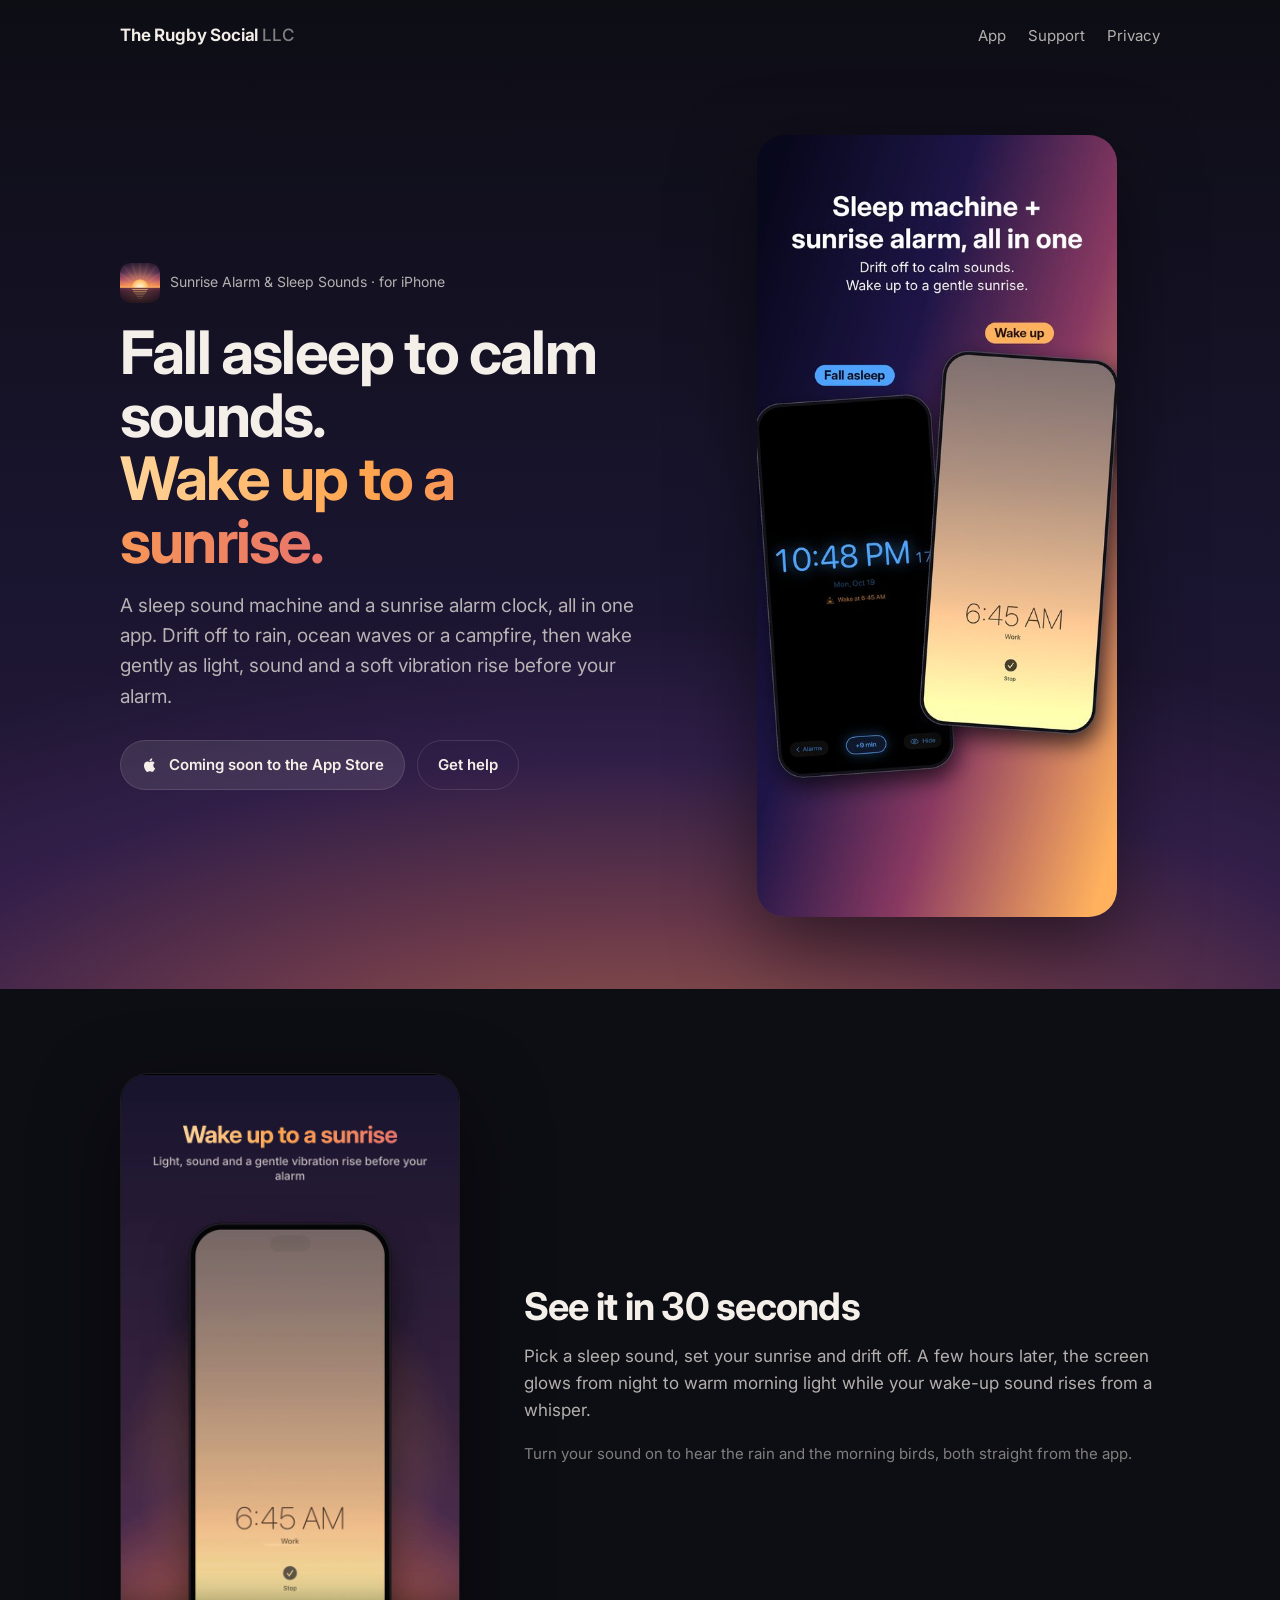
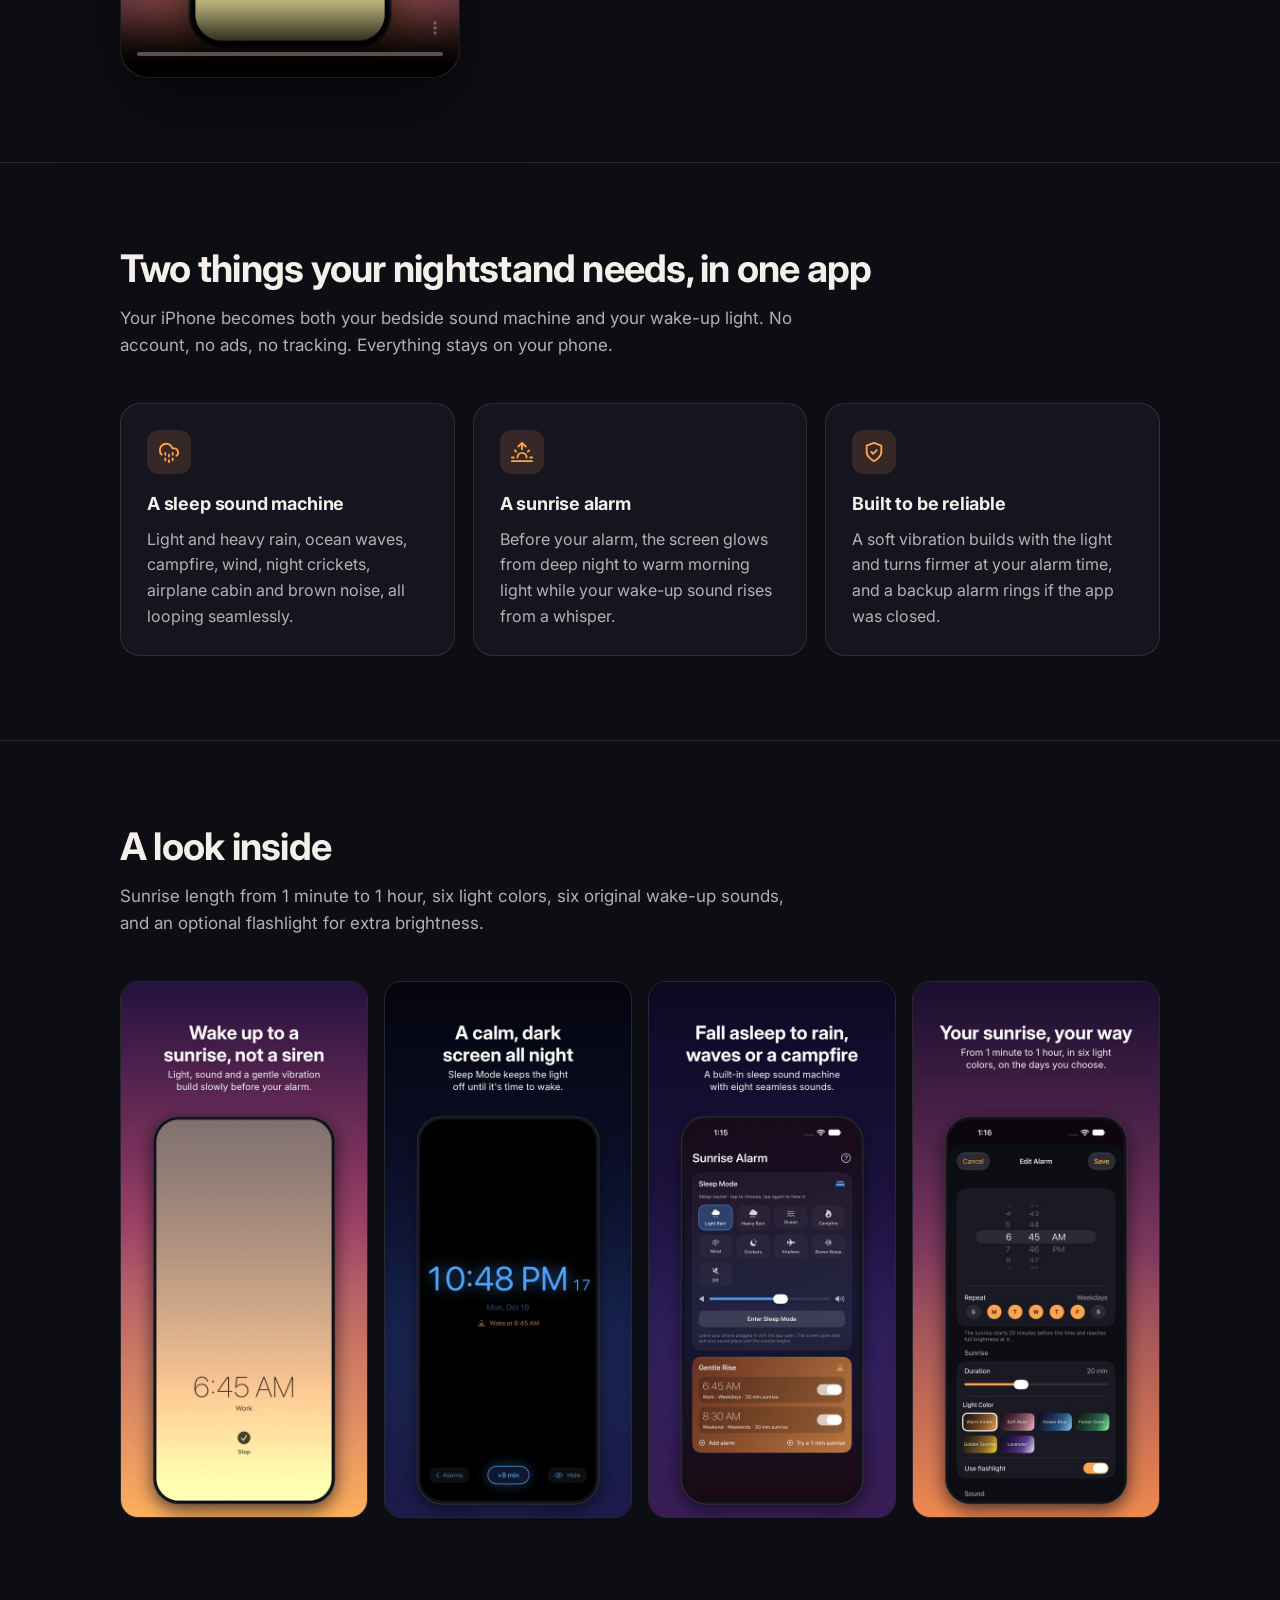
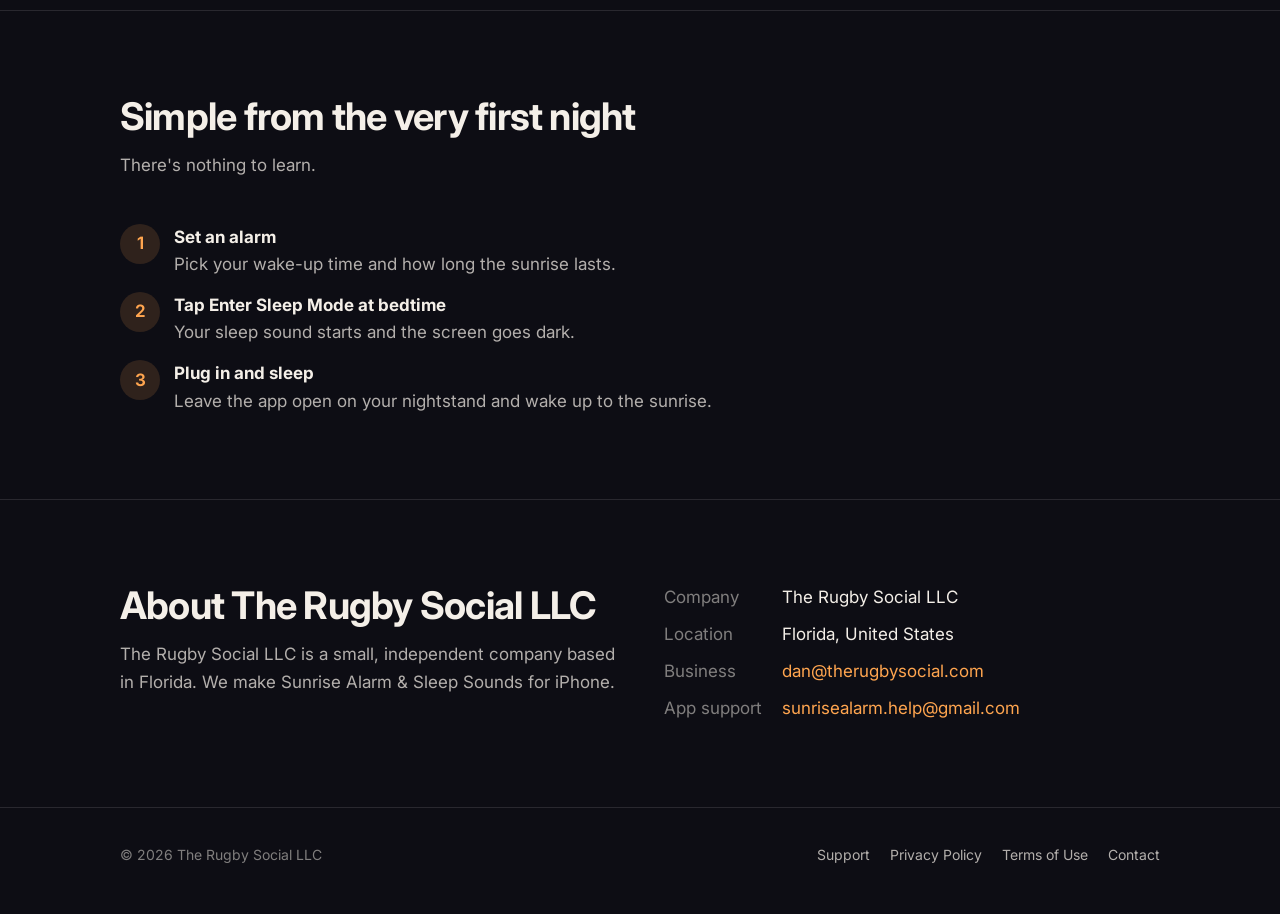
<file: index.html>
<!doctype html>
<html lang="en">
<head>
  <meta charset="utf-8">
  <meta name="viewport" content="width=device-width, initial-scale=1">
  <title>The Rugby Social LLC — Makers of Sunrise Alarm &amp; Sleep Sounds</title>
  <meta name="description" content="The Rugby Social LLC makes Sunrise Alarm & Sleep Sounds for iPhone: a sleep sound machine and a sunrise alarm clock, all in one app.">
  <link rel="icon" type="image/png" href="favicon.png">
  <link rel="apple-touch-icon" href="apple-touch-icon.png">
  <link rel="preconnect" href="https://fonts.googleapis.com">
  <link rel="preconnect" href="https://fonts.gstatic.com" crossorigin>
  <link href="https://fonts.googleapis.com/css2?family=Inter:wght@400;500;600;700&display=swap" rel="stylesheet">
  <link rel="stylesheet" href="style.css">
</head>
<body>
  <header class="site-header">
    <div class="wrap">
      <a class="brand" href="/">The Rugby Social <span>LLC</span></a>
      <nav class="nav" aria-label="Main">
        <a href="/#app">App</a>
        <a href="/support.html">Support</a>
        <a href="/privacy.html">Privacy</a>
      </nav>
    </div>
  </header>

  <main>
    <div class="hero">
      <div class="wrap">
        <div>
          <div class="eyebrow"><img src="app-icon.png" alt="" width="40" height="40"> Sunrise Alarm &amp; Sleep Sounds · for iPhone</div>
          <h1>Fall asleep to calm sounds.<br><span class="glow">Wake up to a sunrise.</span></h1>
          <p class="lede">A sleep sound machine and a sunrise alarm clock, all in one app. Drift off to rain, ocean waves or a campfire, then wake gently as light, sound and a soft vibration rise before your alarm.</p>
          <div class="cta-row">
            <span class="badge soon">
              <svg viewBox="0 0 24 24" fill="currentColor" aria-hidden="true"><path d="M16.37 12.6c-.02-2.3 1.88-3.4 1.97-3.46-1.07-1.57-2.74-1.78-3.33-1.8-1.42-.14-2.77.83-3.49.83-.72 0-1.83-.81-3.01-.79-1.55.02-2.98.9-3.78 2.29-1.61 2.8-.41 6.94 1.16 9.2.77 1.11 1.68 2.36 2.88 2.31 1.16-.05 1.6-.75 3-.75s1.79.75 3.01.72c1.25-.02 2.04-1.13 2.8-2.25.88-1.29 1.24-2.54 1.26-2.6-.03-.01-2.42-.93-2.47-3.7zM14.1 5.86c.64-.78 1.07-1.85.95-2.92-.92.04-2.03.61-2.69 1.38-.59.68-1.11 1.77-.97 2.82 1.03.08 2.07-.52 2.71-1.28z"/></svg>
              Coming soon to the App Store
            </span>
            <a class="badge" href="/support.html" style="background:transparent;color:var(--ink);border:1px solid var(--line)">Get help</a>
          </div>
        </div>
        <div class="hero-art">
          <img src="1-all-in-one.jpg" alt="Sunrise Alarm & Sleep Sounds on iPhone: a dark sleep screen and a warm sunrise wake-up screen" width="520" height="1130">
        </div>
      </div>
    </div>

    <section id="demo">
      <div class="wrap demo">
        <div class="demo-video">
          <video controls playsinline preload="metadata" poster="app-demo-poster.jpg" width="720" height="1280" aria-label="30-second tour of Sunrise Alarm &amp; Sleep Sounds">
            <source src="app-demo.mp4" type="video/mp4">
          </video>
        </div>
        <div class="demo-copy">
          <h2>See it in 30 seconds</h2>
          <p class="section-lede">Pick a sleep sound, set your sunrise and drift off. A few hours later, the screen glows from night to warm morning light while your wake-up sound rises from a whisper.</p>
          <p class="demo-note">Turn your sound on to hear the rain and the morning birds, both straight from the app.</p>
        </div>
      </div>
    </section>

    <section id="app">
      <div class="wrap">
        <h2>Two things your nightstand needs, in one app</h2>
        <p class="section-lede">Your iPhone becomes both your bedside sound machine and your wake-up light. No account, no ads, no tracking. Everything stays on your phone.</p>
        <div class="features">
          <div class="feature">
            <div class="icon"><svg viewBox="0 0 24 24" fill="none" stroke="currentColor" stroke-width="2" stroke-linecap="round" stroke-linejoin="round" aria-hidden="true"><path d="M20 16.2A4.5 4.5 0 0 0 17.5 8h-1.8A7 7 0 1 0 4 14.9"/><path d="M8 19v2M8 13v2M16 19v2M16 13v2M12 21v2M12 15v2"/></svg></div>
            <h3>A sleep sound machine</h3>
            <p>Light and heavy rain, ocean waves, campfire, wind, night crickets, airplane cabin and brown noise, all looping seamlessly.</p>
          </div>
          <div class="feature">
            <div class="icon"><svg viewBox="0 0 24 24" fill="none" stroke="currentColor" stroke-width="2" stroke-linecap="round" stroke-linejoin="round" aria-hidden="true"><path d="M17 18a5 5 0 0 0-10 0"/><path d="M12 2v7M4.22 10.22l1.42 1.42M1 18h2M21 18h2M18.36 11.64l1.42-1.42M23 22H1M8 6l4-4 4 4"/></svg></div>
            <h3>A sunrise alarm</h3>
            <p>Before your alarm, the screen glows from deep night to warm morning light while your wake-up sound rises from a whisper.</p>
          </div>
          <div class="feature">
            <div class="icon"><svg viewBox="0 0 24 24" fill="none" stroke="currentColor" stroke-width="2" stroke-linecap="round" stroke-linejoin="round" aria-hidden="true"><path d="M12 22s8-4 8-10V5l-8-3-8 3v7c0 6 8 10 8 10z"/><path d="m9 12 2 2 4-4"/></svg></div>
            <h3>Built to be reliable</h3>
            <p>A soft vibration builds with the light and turns firmer at your alarm time, and a backup alarm rings if the app was closed.</p>
          </div>
        </div>
      </div>
    </section>

    <section>
      <div class="wrap">
        <h2>A look inside</h2>
        <p class="section-lede">Sunrise length from 1 minute to 1 hour, six light colors, six original wake-up sounds, and an optional flashlight for extra brightness.</p>
        <div class="gallery">
          <img src="2-sunrise-full.jpg" alt="Full sunrise wake-up screen" width="520" height="1130" loading="lazy">
          <img src="3-sleep-mode.jpg" alt="Sleep Mode with a dim clock" width="520" height="1130" loading="lazy">
          <img src="4-home.jpg" alt="Home screen with sleep sounds and alarms" width="520" height="1130" loading="lazy">
          <img src="5-alarm-settings.jpg" alt="Alarm settings with sunrise length and light colors" width="520" height="1130" loading="lazy">
        </div>
      </div>
    </section>

    <section>
      <div class="wrap">
        <h2>Simple from the very first night</h2>
        <p class="section-lede">There's nothing to learn.</p>
        <ol class="steps">
          <li><div><strong>Set an alarm</strong><span>Pick your wake-up time and how long the sunrise lasts.</span></div></li>
          <li><div><strong>Tap Enter Sleep Mode at bedtime</strong><span>Your sleep sound starts and the screen goes dark.</span></div></li>
          <li><div><strong>Plug in and sleep</strong><span>Leave the app open on your nightstand and wake up to the sunrise.</span></div></li>
        </ol>
      </div>
    </section>

    <section id="company">
      <div class="wrap company">
        <div>
          <h2>About The Rugby Social LLC</h2>
          <p class="section-lede" style="margin-bottom:0">The Rugby Social LLC is a small, independent company based in Florida. We make Sunrise Alarm &amp; Sleep Sounds for iPhone.</p>
        </div>
        <dl>
          <dt>Company</dt><dd>The Rugby Social LLC</dd>
          <dt>Location</dt><dd>Florida, United States</dd>
          <dt>Business</dt><dd><a href="mailto:dan@therugbysocial.com">dan@therugbysocial.com</a></dd>
          <dt>App support</dt><dd><a href="mailto:sunrisealarm.help@gmail.com">sunrisealarm.help@gmail.com</a></dd>
        </dl>
      </div>
    </section>
  </main>

  <footer class="site-footer">
    <div class="wrap">
      <div>© 2026 The Rugby Social LLC</div>
      <nav aria-label="Footer">
        <a href="/support.html">Support</a>
        <a href="/privacy.html">Privacy Policy</a>
        <a href="/terms.html">Terms of Use</a>
        <a href="mailto:dan@therugbysocial.com">Contact</a>
      </nav>
    </div>
  </footer>
</body>
</html>
</file>
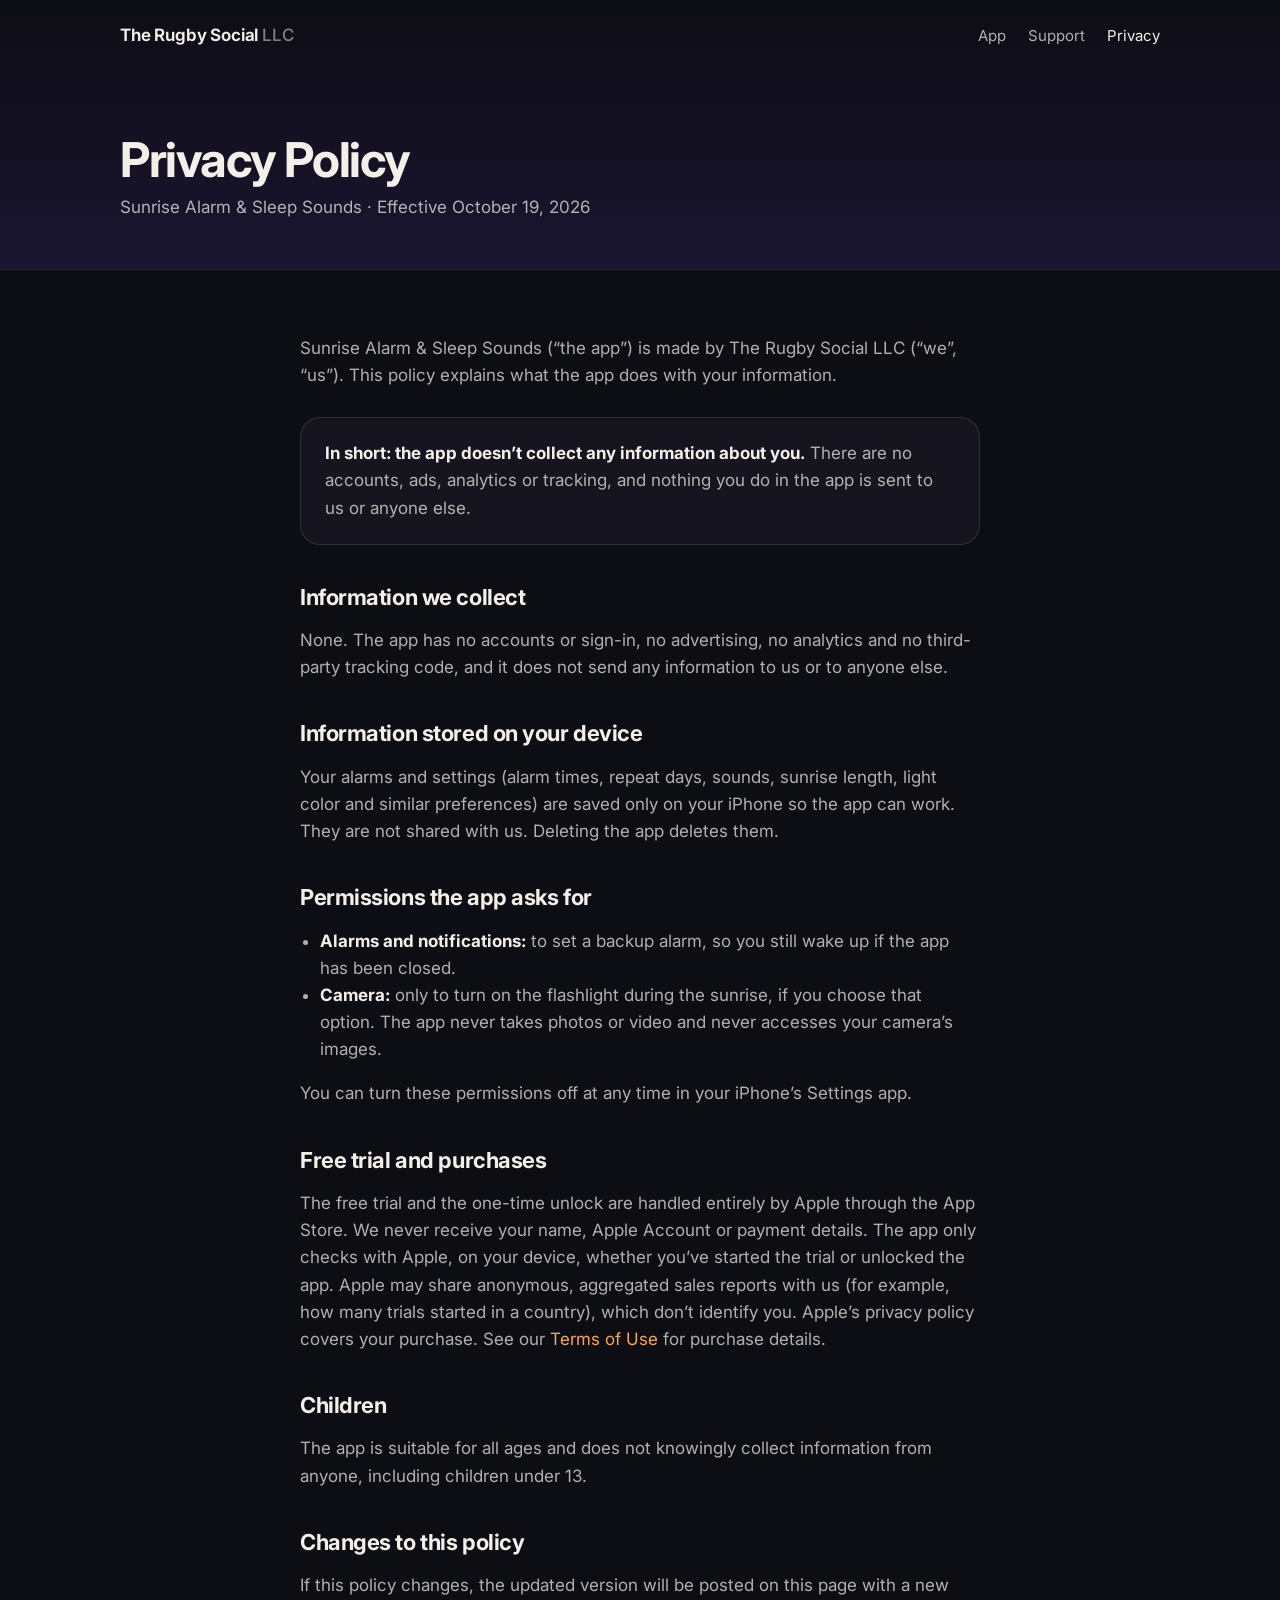
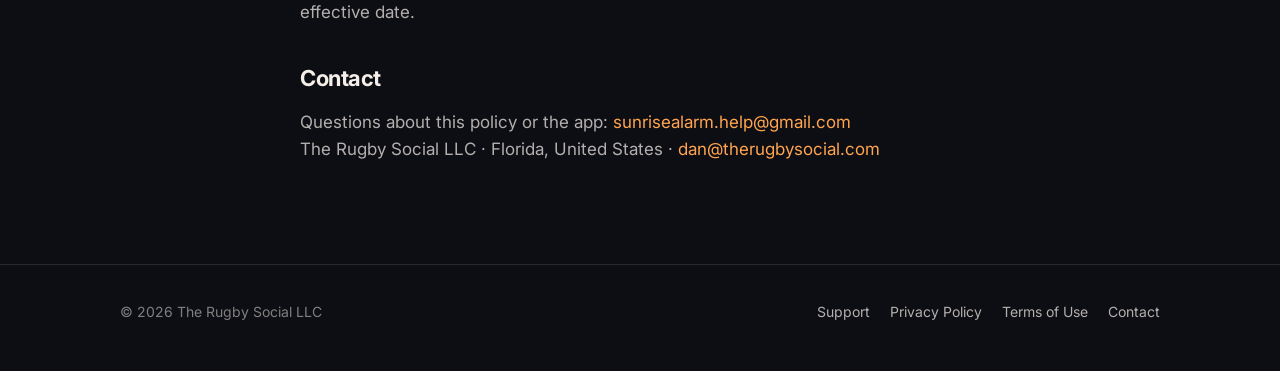
<file: privacy.html>
<!doctype html>
<html lang="en">
<head>
  <meta charset="utf-8">
  <meta name="viewport" content="width=device-width, initial-scale=1">
  <title>Privacy Policy — Sunrise Alarm &amp; Sleep Sounds</title>
  <meta name="description" content="Privacy policy for Sunrise Alarm & Sleep Sounds by The Rugby Social LLC. The app collects no data.">
  <link rel="icon" type="image/png" href="favicon.png">
  <link rel="apple-touch-icon" href="apple-touch-icon.png">
  <link rel="preconnect" href="https://fonts.googleapis.com">
  <link rel="preconnect" href="https://fonts.gstatic.com" crossorigin>
  <link href="https://fonts.googleapis.com/css2?family=Inter:wght@400;500;600;700&display=swap" rel="stylesheet">
  <link rel="stylesheet" href="style.css">
</head>
<body>
  <header class="site-header">
    <div class="wrap">
      <a class="brand" href="/">The Rugby Social <span>LLC</span></a>
      <nav class="nav" aria-label="Main">
        <a href="/#app">App</a>
        <a href="/support.html">Support</a>
        <a href="/privacy.html" aria-current="page">Privacy</a>
      </nav>
    </div>
  </header>

  <main>
    <div class="page-head">
      <div class="wrap">
        <h1>Privacy Policy</h1>
        <p>Sunrise Alarm &amp; Sleep Sounds · Effective October 19, 2026</p>
      </div>
    </div>

    <div class="wrap prose">
      <p>Sunrise Alarm &amp; Sleep Sounds (“the app”) is made by The Rugby Social LLC (“we”, “us”). This policy explains what the app does with your information.</p>

      <div class="callout"><p><strong>In short: the app doesn’t collect any information about you.</strong> There are no accounts, ads, analytics or tracking, and nothing you do in the app is sent to us or anyone else.</p></div>

      <h2>Information we collect</h2>
      <p>None. The app has no accounts or sign-in, no advertising, no analytics and no third-party tracking code, and it does not send any information to us or to anyone else.</p>

      <h2>Information stored on your device</h2>
      <p>Your alarms and settings (alarm times, repeat days, sounds, sunrise length, light color and similar preferences) are saved only on your iPhone so the app can work. They are not shared with us. Deleting the app deletes them.</p>

      <h2>Permissions the app asks for</h2>
      <ul>
        <li><strong>Alarms and notifications:</strong> to set a backup alarm, so you still wake up if the app has been closed.</li>
        <li><strong>Camera:</strong> only to turn on the flashlight during the sunrise, if you choose that option. The app never takes photos or video and never accesses your camera’s images.</li>
      </ul>
      <p>You can turn these permissions off at any time in your iPhone’s Settings app.</p>

      <h2>Free trial and purchases</h2>
      <p>The free trial and the one-time unlock are handled entirely by Apple through the App Store. We never receive your name, Apple Account or payment details. The app only checks with Apple, on your device, whether you’ve started the trial or unlocked the app. Apple may share anonymous, aggregated sales reports with us (for example, how many trials started in a country), which don’t identify you. Apple’s privacy policy covers your purchase. See our <a href="/terms.html">Terms of Use</a> for purchase details.</p>

      <h2>Children</h2>
      <p>The app is suitable for all ages and does not knowingly collect information from anyone, including children under 13.</p>

      <h2>Changes to this policy</h2>
      <p>If this policy changes, the updated version will be posted on this page with a new effective date.</p>

      <h2>Contact</h2>
      <p>Questions about this policy or the app: <a href="mailto:sunrisealarm.help@gmail.com">sunrisealarm.help@gmail.com</a><br>
      The Rugby Social LLC · Florida, United States · <a href="mailto:dan@therugbysocial.com">dan@therugbysocial.com</a></p>
    </div>
  </main>

  <footer class="site-footer">
    <div class="wrap">
      <div>© 2026 The Rugby Social LLC</div>
      <nav aria-label="Footer">
        <a href="/support.html">Support</a>
        <a href="/privacy.html">Privacy Policy</a>
        <a href="/terms.html">Terms of Use</a>
        <a href="mailto:dan@therugbysocial.com">Contact</a>
      </nav>
    </div>
  </footer>
</body>
</html>
</file>
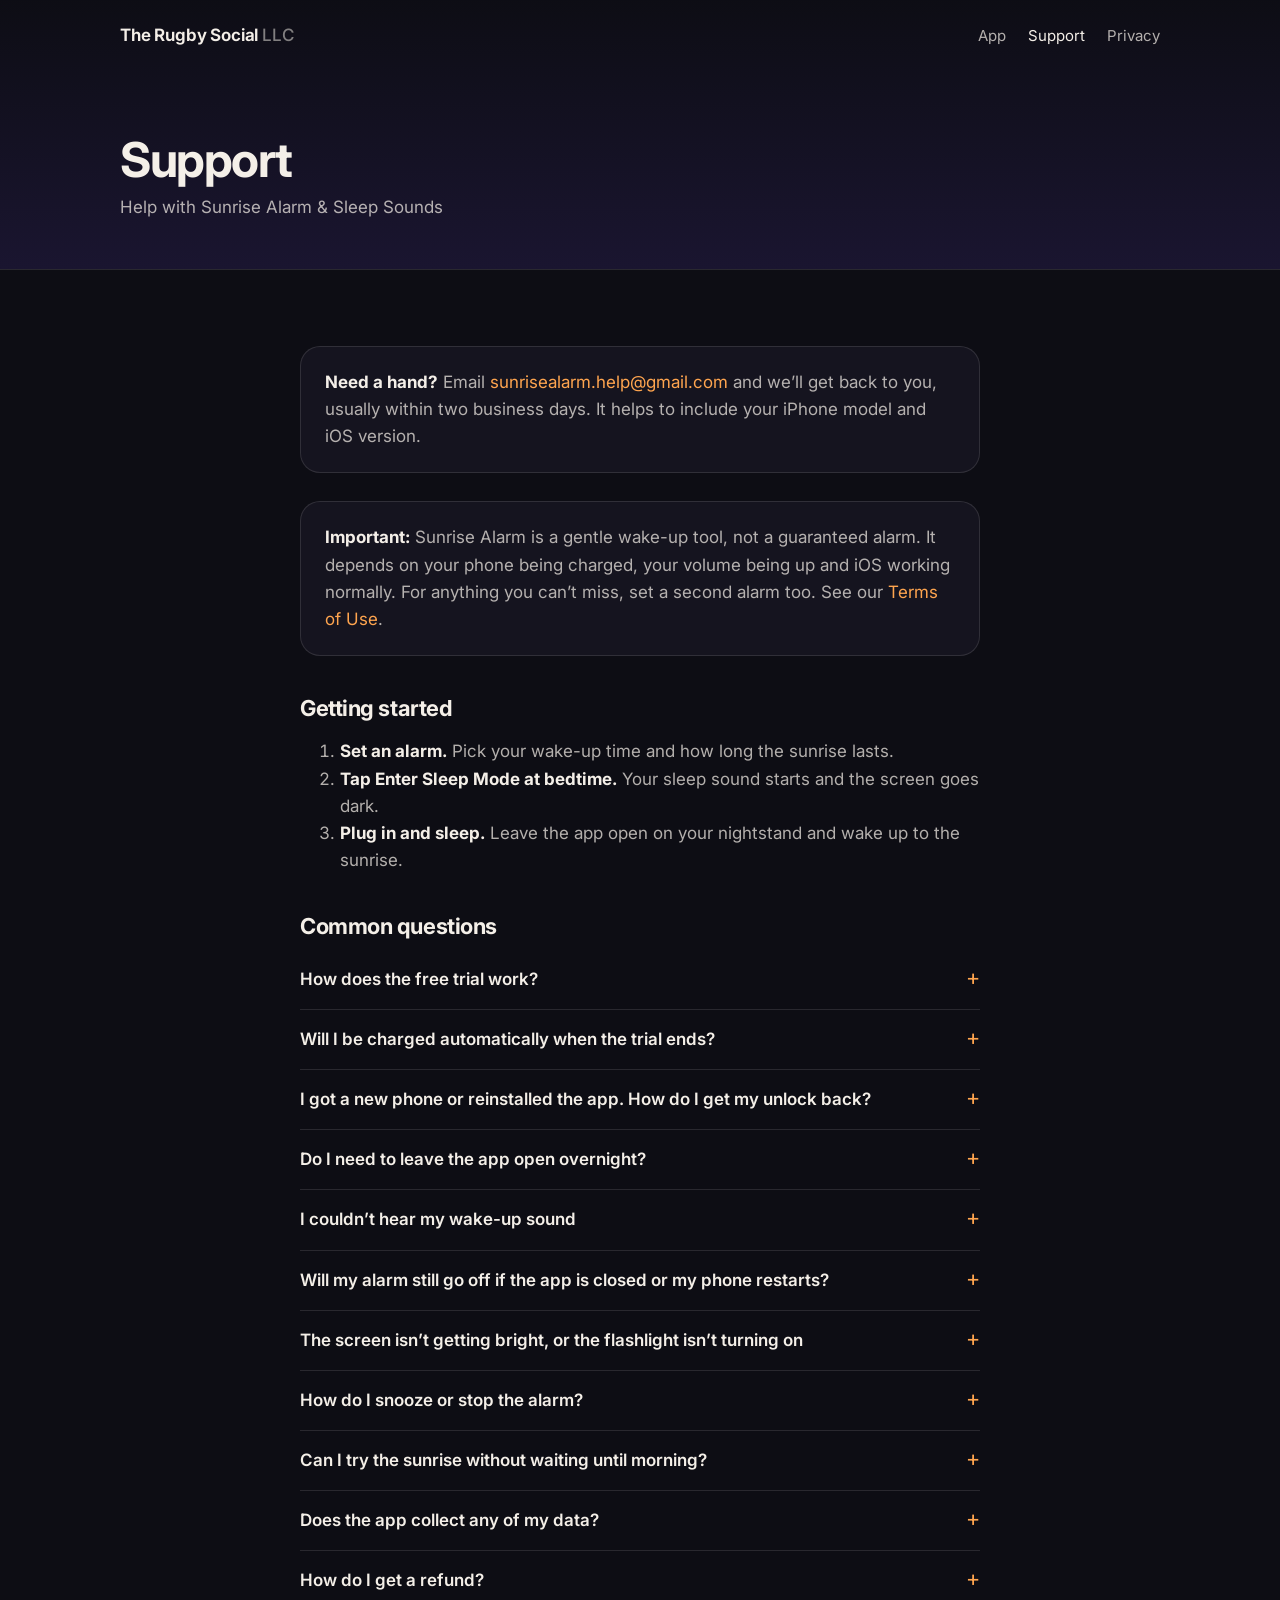
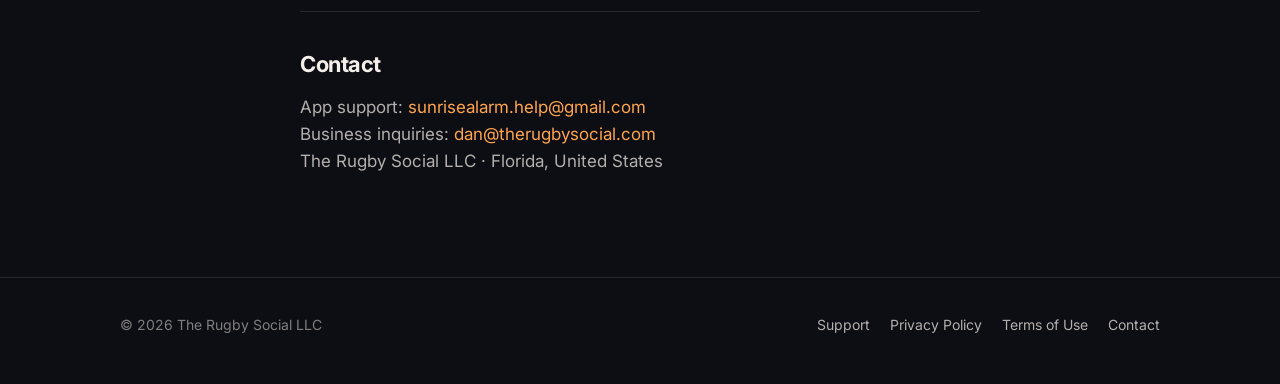
<file: support.html>
<!doctype html>
<html lang="en">
<head>
  <meta charset="utf-8">
  <meta name="viewport" content="width=device-width, initial-scale=1">
  <title>Support — Sunrise Alarm &amp; Sleep Sounds</title>
  <meta name="description" content="Help and answers for Sunrise Alarm & Sleep Sounds by The Rugby Social LLC.">
  <link rel="icon" type="image/png" href="favicon.png">
  <link rel="apple-touch-icon" href="apple-touch-icon.png">
  <link rel="preconnect" href="https://fonts.googleapis.com">
  <link rel="preconnect" href="https://fonts.gstatic.com" crossorigin>
  <link href="https://fonts.googleapis.com/css2?family=Inter:wght@400;500;600;700&display=swap" rel="stylesheet">
  <link rel="stylesheet" href="style.css">
</head>
<body>
  <header class="site-header">
    <div class="wrap">
      <a class="brand" href="/">The Rugby Social <span>LLC</span></a>
      <nav class="nav" aria-label="Main">
        <a href="/#app">App</a>
        <a href="/support.html" aria-current="page">Support</a>
        <a href="/privacy.html">Privacy</a>
      </nav>
    </div>
  </header>

  <main>
    <div class="page-head">
      <div class="wrap">
        <h1>Support</h1>
        <p>Help with Sunrise Alarm &amp; Sleep Sounds</p>
      </div>
    </div>

    <div class="wrap prose">
      <div class="callout">
        <p><strong>Need a hand?</strong> Email <a href="mailto:sunrisealarm.help@gmail.com">sunrisealarm.help@gmail.com</a> and we’ll get back to you, usually within two business days. It helps to include your iPhone model and iOS version.</p>
      </div>

      <div class="callout">
        <p><strong>Important:</strong> Sunrise Alarm is a gentle wake-up tool, not a guaranteed alarm. It depends on your phone being charged, your volume being up and iOS working normally. For anything you can’t miss, set a second alarm too. See our <a href="/terms.html">Terms of Use</a>.</p>
      </div>

      <h2>Getting started</h2>
      <ol>
        <li><strong>Set an alarm.</strong> Pick your wake-up time and how long the sunrise lasts.</li>
        <li><strong>Tap Enter Sleep Mode at bedtime.</strong> Your sleep sound starts and the screen goes dark.</li>
        <li><strong>Plug in and sleep.</strong> Leave the app open on your nightstand and wake up to the sunrise.</li>
      </ol>

      <h2>Common questions</h2>
      <div class="faq">
        <details>
          <summary>How does the free trial work?</summary>
          <p>You can try everything free for 7 days. Nothing is charged when the trial starts or ends. Unlock the app forever with a one-time purchase: $1.99 during your trial, or $4.99 after it ends (US prices). There’s no subscription and no annual fee. If you don’t unlock it, the app simply locks when the trial ends.</p>
        </details>
        <details>
          <summary>Will I be charged automatically when the trial ends?</summary>
          <p>No. Sunrise Alarm never charges you automatically. You only pay if you tap Unlock and confirm the purchase with Apple. There’s nothing to cancel.</p>
        </details>
        <details>
          <summary>I got a new phone or reinstalled the app. How do I get my unlock back?</summary>
          <p>Sign in with the same Apple Account, open the app and tap Restore Purchases (at the bottom of the unlock screen, or under the ? button).</p>
        </details>
        <details>
          <summary>Do I need to leave the app open overnight?</summary>
          <p>Yes, for the full sunrise. The gradual light, sound and vibration only run while the app is open in Sleep Mode. Keep your phone plugged in. If the app gets closed, a backup alarm still rings shortly after your wake-up time.</p>
        </details>
        <details>
          <summary>I couldn’t hear my wake-up sound</summary>
          <p>The app uses your iPhone’s media volume. Turn your volume up before bed (the app reminds you if it’s low). The sound plays even when the ring/silent switch is set to silent.</p>
        </details>
        <details>
          <summary>Will my alarm still go off if the app is closed or my phone restarts?</summary>
          <p>Yes. On iOS 26 and later, the app sets a real system alarm as a backup. Allow alarms when the app asks, or turn them on later in Settings › Sunrise Alarm. On older iOS versions the backup is a notification with sound, which does not ring through silent mode.</p>
        </details>
        <details>
          <summary>The screen isn’t getting bright, or the flashlight isn’t turning on</summary>
          <p>Make sure the app is open and the phone isn’t locked. The flashlight is optional: turn on “Use flashlight” in the alarm’s settings and allow camera access when asked (it’s only used to control the flashlight). It joins in partway through the sunrise.</p>
        </details>
        <details>
          <summary>How do I snooze or stop the alarm?</summary>
          <p>Tap Snooze for 9 more minutes, followed by a short 1-minute sunrise, or tap Stop when you’re up. Alarms that don’t repeat turn themselves off after they ring.</p>
        </details>
        <details>
          <summary>Can I try the sunrise without waiting until morning?</summary>
          <p>Yes. On the home screen, tap “Try a 1-min sunrise” in the Gentle Rise card.</p>
        </details>
        <details>
          <summary>Does the app collect any of my data?</summary>
          <p>No. Everything stays on your iPhone. See the <a href="/privacy.html">privacy policy</a>.</p>
        </details>
        <details>
          <summary>How do I get a refund?</summary>
          <p>All payments are handled by Apple, so we can’t issue refunds ourselves. You can request one from Apple at <a href="https://reportaproblem.apple.com">reportaproblem.apple.com</a>.</p>
        </details>
      </div>

      <h2>Contact</h2>
      <p>App support: <a href="mailto:sunrisealarm.help@gmail.com">sunrisealarm.help@gmail.com</a><br>
      Business inquiries: <a href="mailto:dan@therugbysocial.com">dan@therugbysocial.com</a><br>
      The Rugby Social LLC · Florida, United States</p>
    </div>
  </main>

  <footer class="site-footer">
    <div class="wrap">
      <div>© 2026 The Rugby Social LLC</div>
      <nav aria-label="Footer">
        <a href="/support.html">Support</a>
        <a href="/privacy.html">Privacy Policy</a>
        <a href="/terms.html">Terms of Use</a>
        <a href="mailto:dan@therugbysocial.com">Contact</a>
      </nav>
    </div>
  </footer>
</body>
</html>
</file>
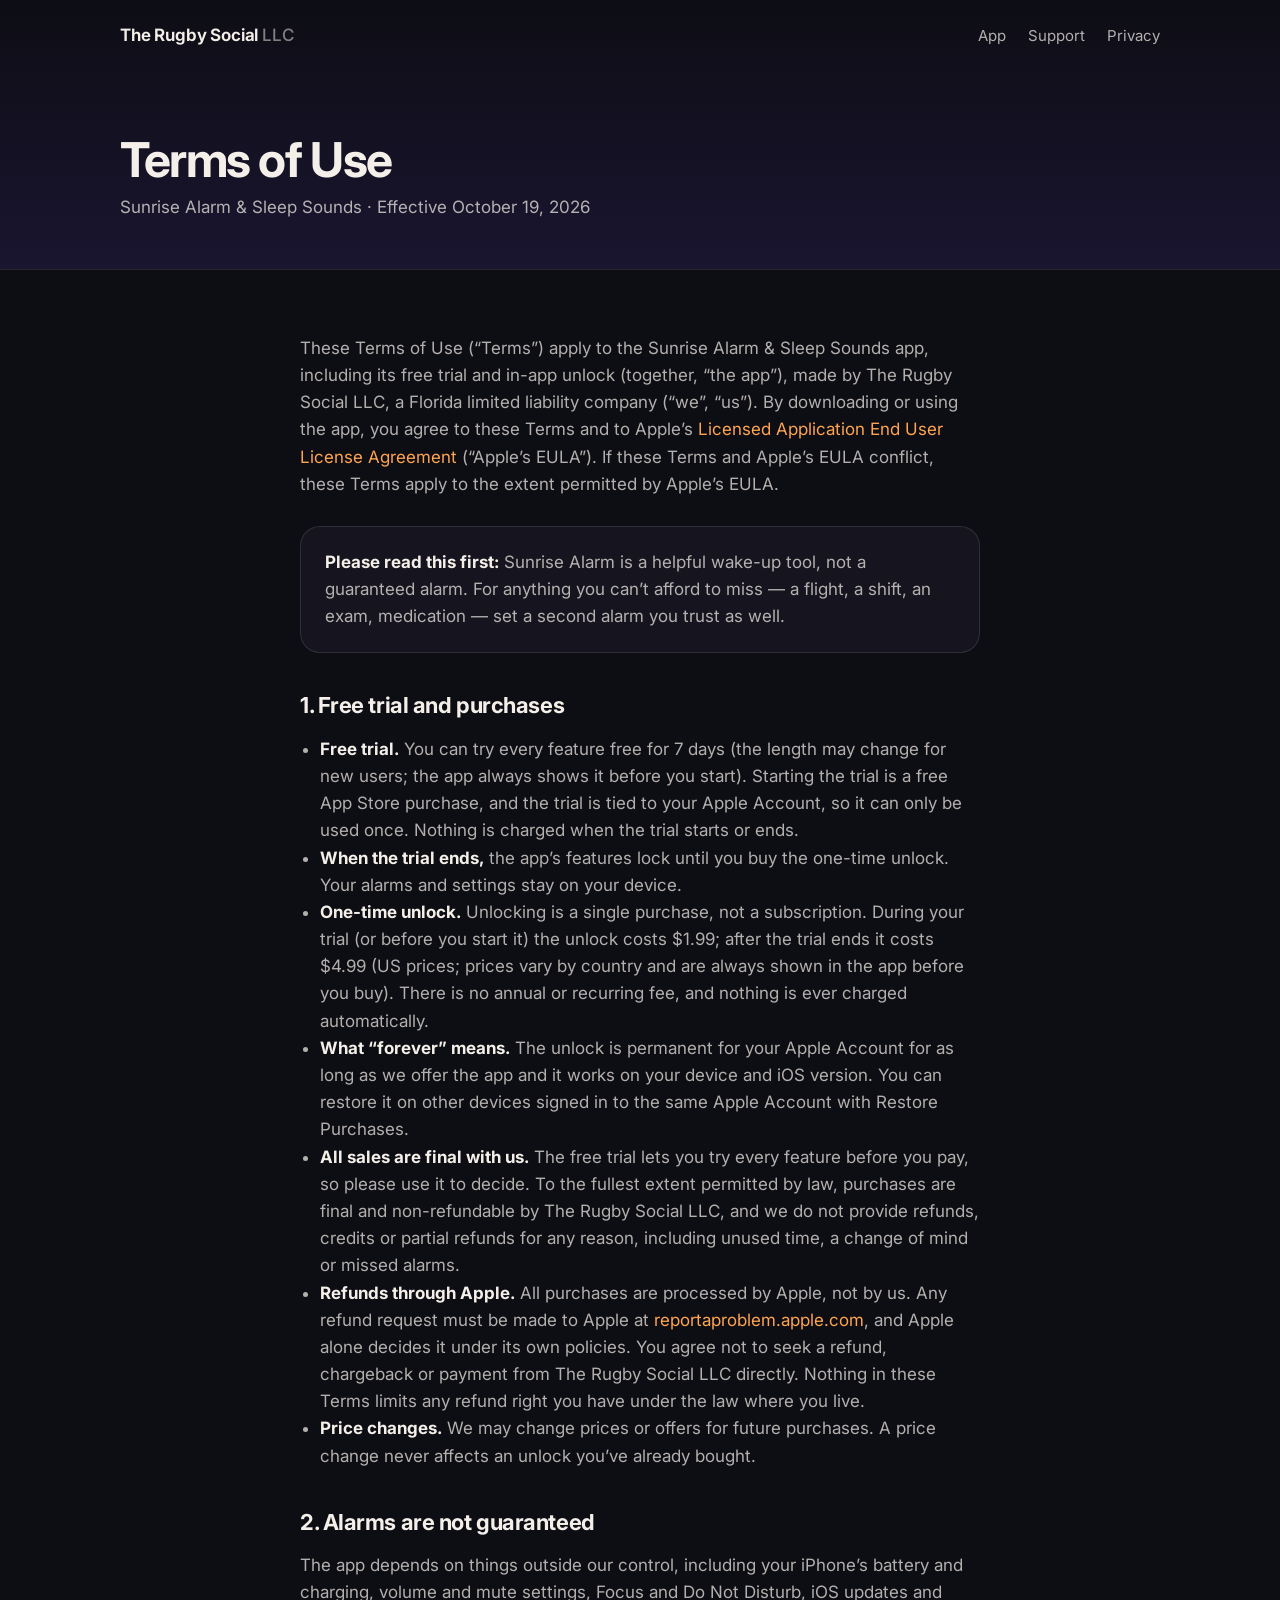
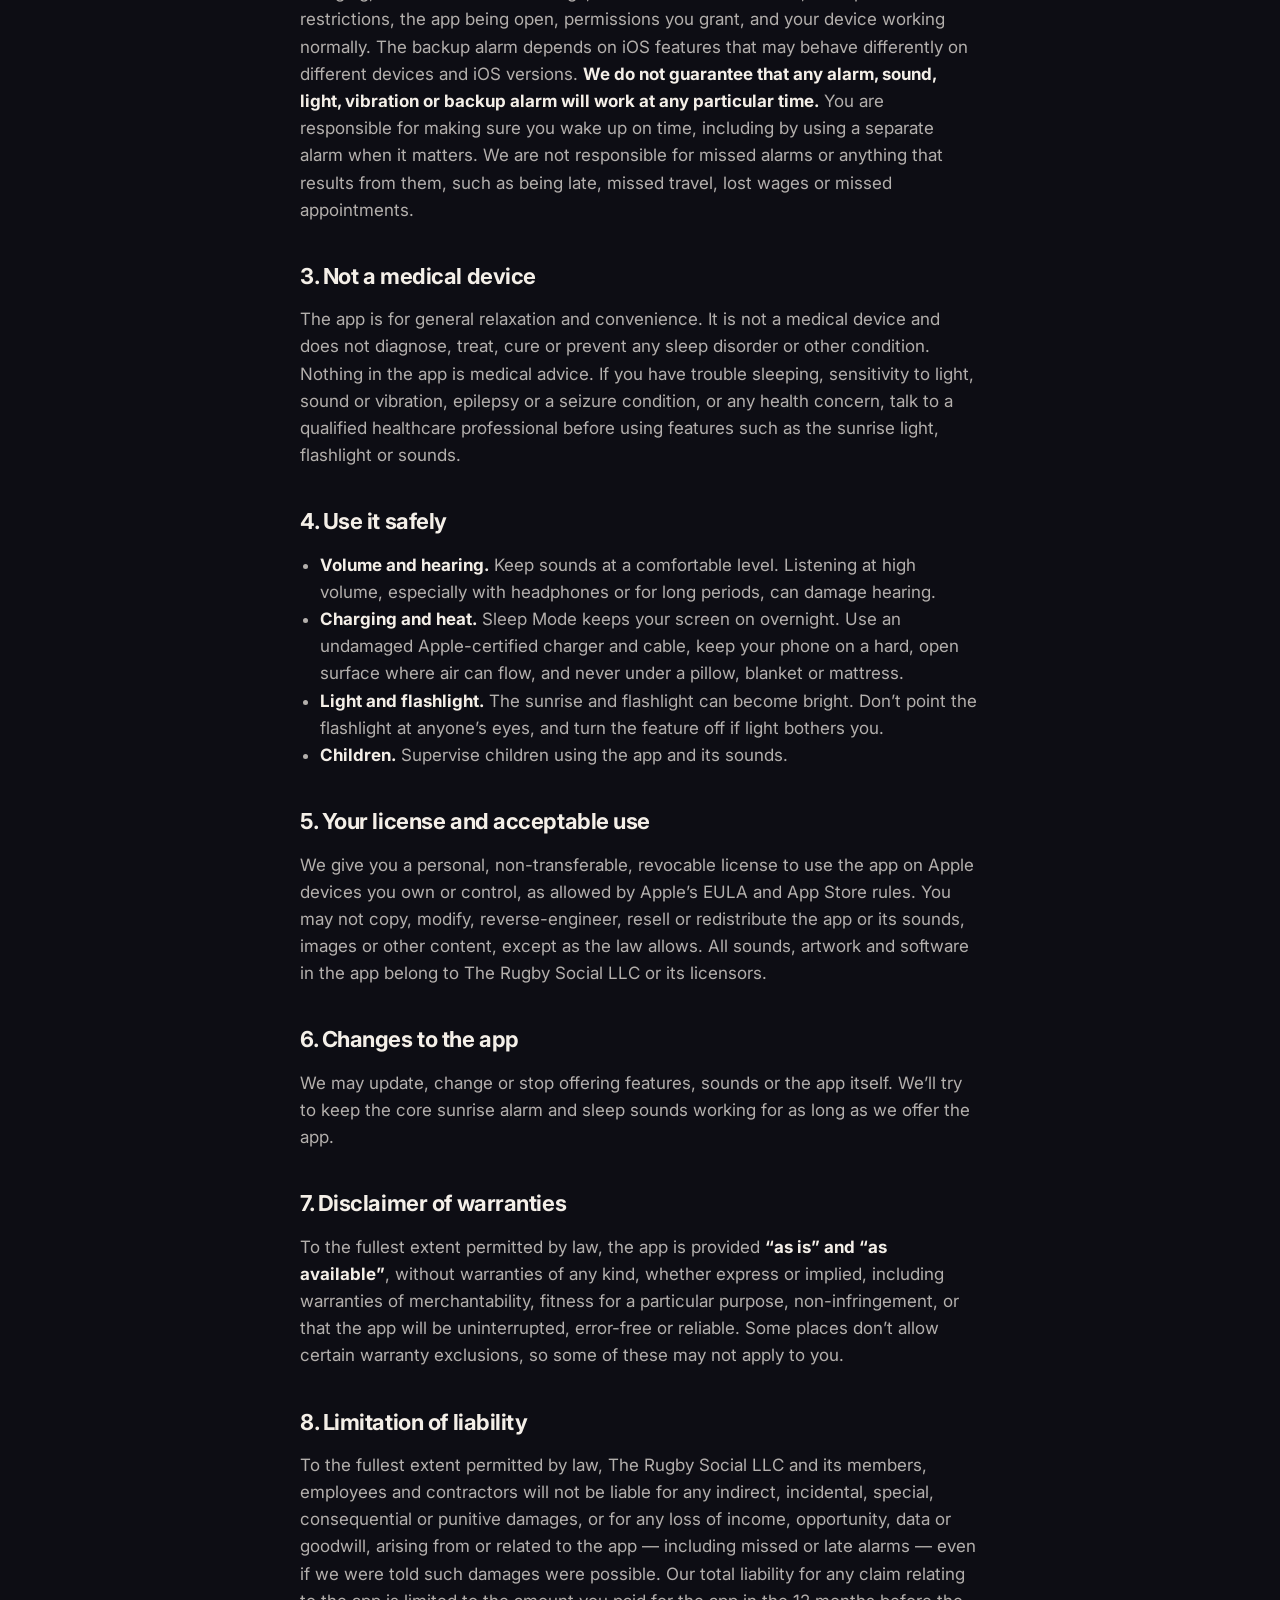
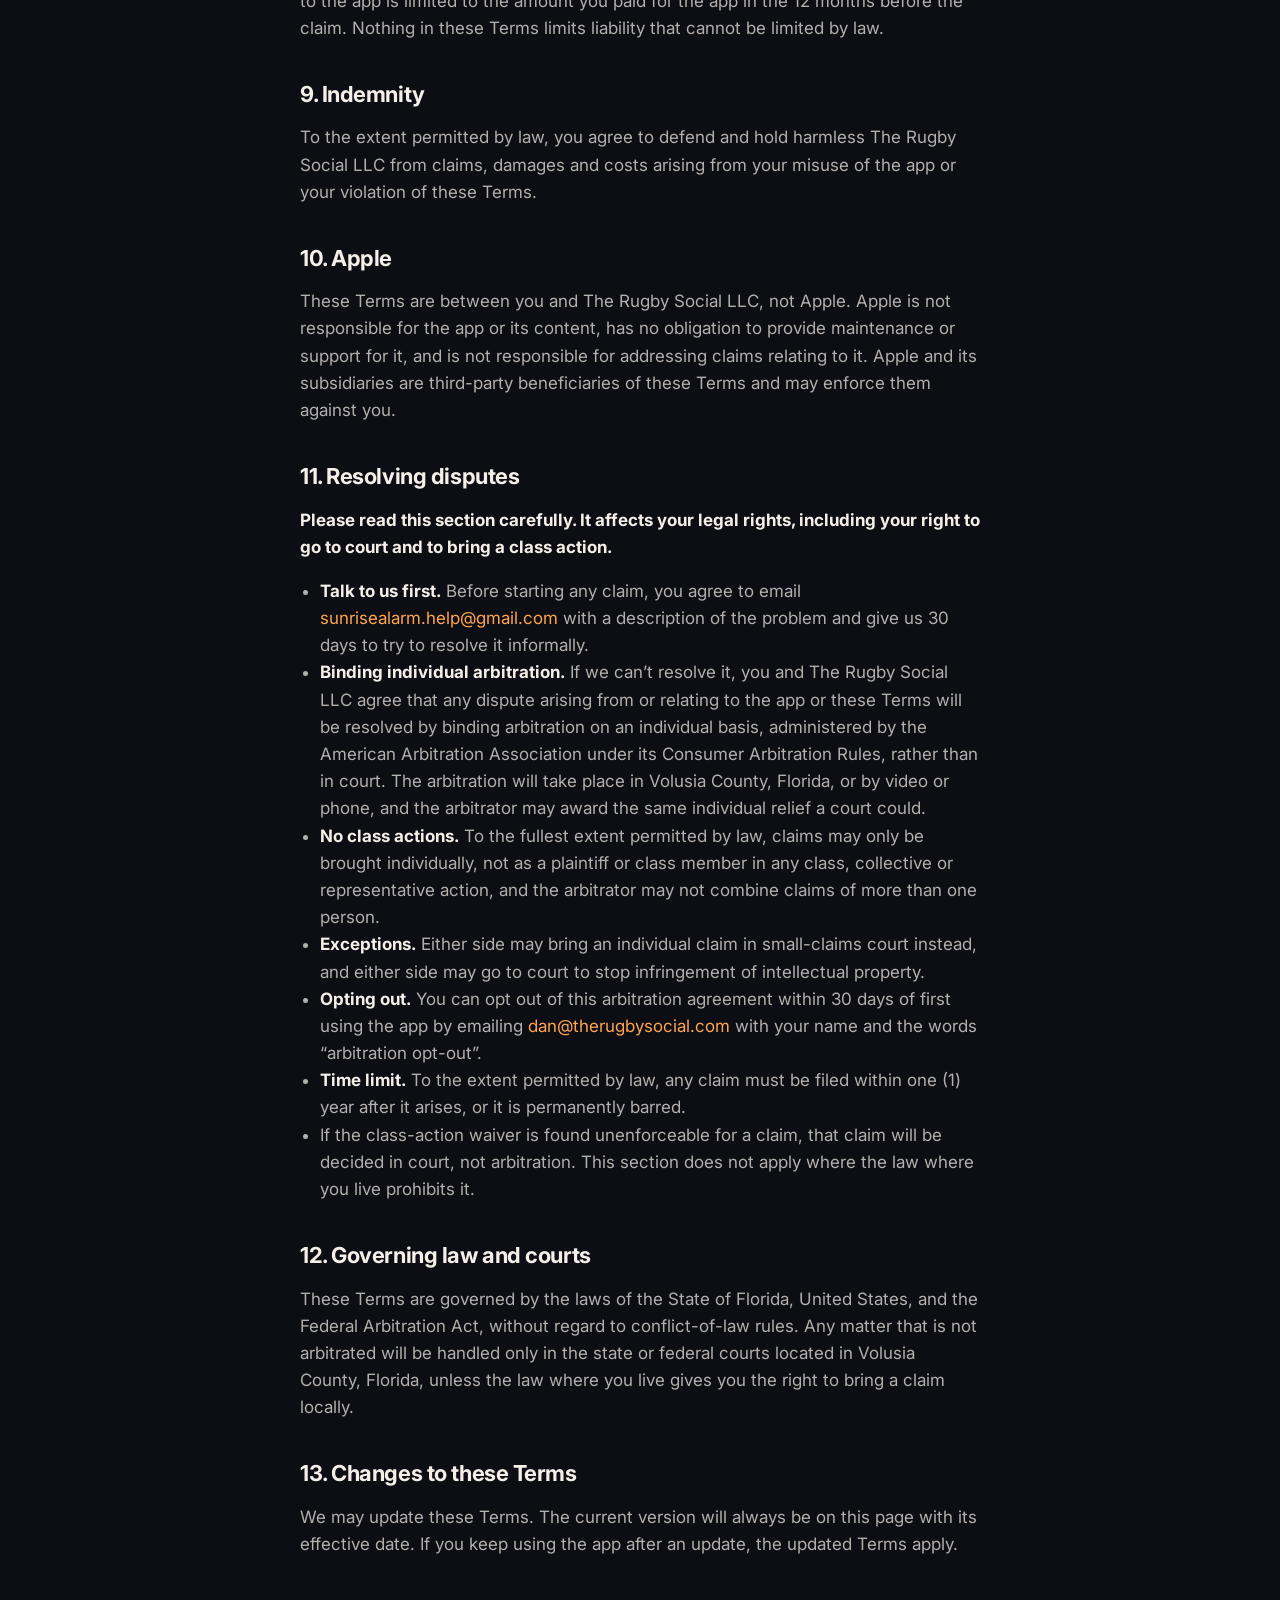
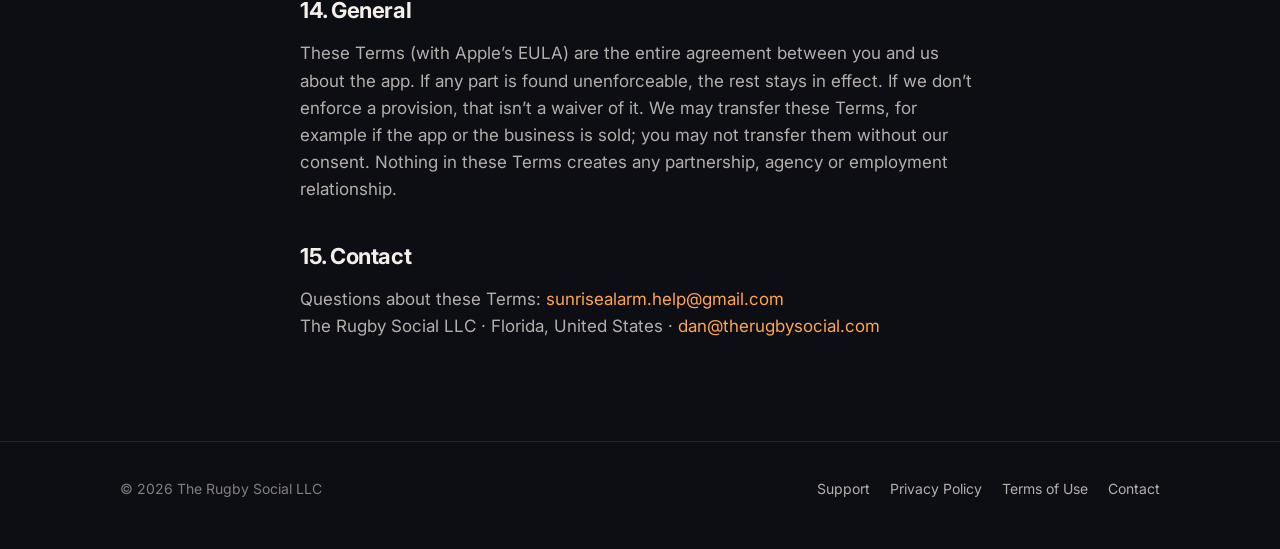
<file: terms.html>
<!doctype html>
<html lang="en">
<head>
  <meta charset="utf-8">
  <meta name="viewport" content="width=device-width, initial-scale=1">
  <title>Terms of Use — Sunrise Alarm &amp; Sleep Sounds</title>
  <meta name="description" content="Terms of Use for Sunrise Alarm & Sleep Sounds by The Rugby Social LLC.">
  <link rel="icon" type="image/png" href="favicon.png">
  <link rel="apple-touch-icon" href="apple-touch-icon.png">
  <link rel="preconnect" href="https://fonts.googleapis.com">
  <link rel="preconnect" href="https://fonts.gstatic.com" crossorigin>
  <link href="https://fonts.googleapis.com/css2?family=Inter:wght@400;500;600;700&display=swap" rel="stylesheet">
  <link rel="stylesheet" href="style.css">
</head>
<body>
  <header class="site-header">
    <div class="wrap">
      <a class="brand" href="/">The Rugby Social <span>LLC</span></a>
      <nav class="nav" aria-label="Main">
        <a href="/#app">App</a>
        <a href="/support.html">Support</a>
        <a href="/privacy.html">Privacy</a>
      </nav>
    </div>
  </header>

  <main>
    <div class="page-head">
      <div class="wrap">
        <h1>Terms of Use</h1>
        <p>Sunrise Alarm &amp; Sleep Sounds · Effective October 19, 2026</p>
      </div>
    </div>

    <div class="wrap prose">
      <p>These Terms of Use (“Terms”) apply to the Sunrise Alarm &amp; Sleep Sounds app, including its free trial and in-app unlock (together, “the app”), made by The Rugby Social LLC, a Florida limited liability company (“we”, “us”). By downloading or using the app, you agree to these Terms and to Apple’s <a href="https://www.apple.com/legal/internet-services/itunes/dev/stdeula/">Licensed Application End User License Agreement</a> (“Apple’s EULA”). If these Terms and Apple’s EULA conflict, these Terms apply to the extent permitted by Apple’s EULA.</p>

      <div class="callout"><p><strong>Please read this first:</strong> Sunrise Alarm is a helpful wake-up tool, not a guaranteed alarm. For anything you can’t afford to miss — a flight, a shift, an exam, medication — set a second alarm you trust as well.</p></div>

      <h2>1. Free trial and purchases</h2>
      <ul>
        <li><strong>Free trial.</strong> You can try every feature free for 7 days (the length may change for new users; the app always shows it before you start). Starting the trial is a free App Store purchase, and the trial is tied to your Apple Account, so it can only be used once. Nothing is charged when the trial starts or ends.</li>
        <li><strong>When the trial ends,</strong> the app’s features lock until you buy the one-time unlock. Your alarms and settings stay on your device.</li>
        <li><strong>One-time unlock.</strong> Unlocking is a single purchase, not a subscription. During your trial (or before you start it) the unlock costs $1.99; after the trial ends it costs $4.99 (US prices; prices vary by country and are always shown in the app before you buy). There is no annual or recurring fee, and nothing is ever charged automatically.</li>
        <li><strong>What “forever” means.</strong> The unlock is permanent for your Apple Account for as long as we offer the app and it works on your device and iOS version. You can restore it on other devices signed in to the same Apple Account with Restore Purchases.</li>
        <li><strong>All sales are final with us.</strong> The free trial lets you try every feature before you pay, so please use it to decide. To the fullest extent permitted by law, purchases are final and non-refundable by The Rugby Social LLC, and we do not provide refunds, credits or partial refunds for any reason, including unused time, a change of mind or missed alarms.</li>
        <li><strong>Refunds through Apple.</strong> All purchases are processed by Apple, not by us. Any refund request must be made to Apple at <a href="https://reportaproblem.apple.com">reportaproblem.apple.com</a>, and Apple alone decides it under its own policies. You agree not to seek a refund, chargeback or payment from The Rugby Social LLC directly. Nothing in these Terms limits any refund right you have under the law where you live.</li>
        <li><strong>Price changes.</strong> We may change prices or offers for future purchases. A price change never affects an unlock you’ve already bought.</li>
      </ul>

      <h2>2. Alarms are not guaranteed</h2>
      <p>The app depends on things outside our control, including your iPhone’s battery and charging, volume and mute settings, Focus and Do Not Disturb, iOS updates and restrictions, the app being open, permissions you grant, and your device working normally. The backup alarm depends on iOS features that may behave differently on different devices and iOS versions. <strong>We do not guarantee that any alarm, sound, light, vibration or backup alarm will work at any particular time.</strong> You are responsible for making sure you wake up on time, including by using a separate alarm when it matters. We are not responsible for missed alarms or anything that results from them, such as being late, missed travel, lost wages or missed appointments.</p>

      <h2>3. Not a medical device</h2>
      <p>The app is for general relaxation and convenience. It is not a medical device and does not diagnose, treat, cure or prevent any sleep disorder or other condition. Nothing in the app is medical advice. If you have trouble sleeping, sensitivity to light, sound or vibration, epilepsy or a seizure condition, or any health concern, talk to a qualified healthcare professional before using features such as the sunrise light, flashlight or sounds.</p>

      <h2>4. Use it safely</h2>
      <ul>
        <li><strong>Volume and hearing.</strong> Keep sounds at a comfortable level. Listening at high volume, especially with headphones or for long periods, can damage hearing.</li>
        <li><strong>Charging and heat.</strong> Sleep Mode keeps your screen on overnight. Use an undamaged Apple-certified charger and cable, keep your phone on a hard, open surface where air can flow, and never under a pillow, blanket or mattress.</li>
        <li><strong>Light and flashlight.</strong> The sunrise and flashlight can become bright. Don’t point the flashlight at anyone’s eyes, and turn the feature off if light bothers you.</li>
        <li><strong>Children.</strong> Supervise children using the app and its sounds.</li>
      </ul>

      <h2>5. Your license and acceptable use</h2>
      <p>We give you a personal, non-transferable, revocable license to use the app on Apple devices you own or control, as allowed by Apple’s EULA and App Store rules. You may not copy, modify, reverse-engineer, resell or redistribute the app or its sounds, images or other content, except as the law allows. All sounds, artwork and software in the app belong to The Rugby Social LLC or its licensors.</p>

      <h2>6. Changes to the app</h2>
      <p>We may update, change or stop offering features, sounds or the app itself. We’ll try to keep the core sunrise alarm and sleep sounds working for as long as we offer the app.</p>

      <h2>7. Disclaimer of warranties</h2>
      <p>To the fullest extent permitted by law, the app is provided <strong>“as is” and “as available”</strong>, without warranties of any kind, whether express or implied, including warranties of merchantability, fitness for a particular purpose, non-infringement, or that the app will be uninterrupted, error-free or reliable. Some places don’t allow certain warranty exclusions, so some of these may not apply to you.</p>

      <h2>8. Limitation of liability</h2>
      <p>To the fullest extent permitted by law, The Rugby Social LLC and its members, employees and contractors will not be liable for any indirect, incidental, special, consequential or punitive damages, or for any loss of income, opportunity, data or goodwill, arising from or related to the app — including missed or late alarms — even if we were told such damages were possible. Our total liability for any claim relating to the app is limited to the amount you paid for the app in the 12 months before the claim. Nothing in these Terms limits liability that cannot be limited by law.</p>

      <h2>9. Indemnity</h2>
      <p>To the extent permitted by law, you agree to defend and hold harmless The Rugby Social LLC from claims, damages and costs arising from your misuse of the app or your violation of these Terms.</p>

      <h2>10. Apple</h2>
      <p>These Terms are between you and The Rugby Social LLC, not Apple. Apple is not responsible for the app or its content, has no obligation to provide maintenance or support for it, and is not responsible for addressing claims relating to it. Apple and its subsidiaries are third-party beneficiaries of these Terms and may enforce them against you.</p>

      <h2>11. Resolving disputes</h2>
      <p><strong>Please read this section carefully. It affects your legal rights, including your right to go to court and to bring a class action.</strong></p>
      <ul>
        <li><strong>Talk to us first.</strong> Before starting any claim, you agree to email <a href="mailto:sunrisealarm.help@gmail.com">sunrisealarm.help@gmail.com</a> with a description of the problem and give us 30 days to try to resolve it informally.</li>
        <li><strong>Binding individual arbitration.</strong> If we can’t resolve it, you and The Rugby Social LLC agree that any dispute arising from or relating to the app or these Terms will be resolved by binding arbitration on an individual basis, administered by the American Arbitration Association under its Consumer Arbitration Rules, rather than in court. The arbitration will take place in Volusia County, Florida, or by video or phone, and the arbitrator may award the same individual relief a court could.</li>
        <li><strong>No class actions.</strong> To the fullest extent permitted by law, claims may only be brought individually, not as a plaintiff or class member in any class, collective or representative action, and the arbitrator may not combine claims of more than one person.</li>
        <li><strong>Exceptions.</strong> Either side may bring an individual claim in small-claims court instead, and either side may go to court to stop infringement of intellectual property.</li>
        <li><strong>Opting out.</strong> You can opt out of this arbitration agreement within 30 days of first using the app by emailing <a href="mailto:dan@therugbysocial.com">dan@therugbysocial.com</a> with your name and the words “arbitration opt-out”.</li>
        <li><strong>Time limit.</strong> To the extent permitted by law, any claim must be filed within one (1) year after it arises, or it is permanently barred.</li>
        <li>If the class-action waiver is found unenforceable for a claim, that claim will be decided in court, not arbitration. This section does not apply where the law where you live prohibits it.</li>
      </ul>

      <h2>12. Governing law and courts</h2>
      <p>These Terms are governed by the laws of the State of Florida, United States, and the Federal Arbitration Act, without regard to conflict-of-law rules. Any matter that is not arbitrated will be handled only in the state or federal courts located in Volusia County, Florida, unless the law where you live gives you the right to bring a claim locally.</p>

      <h2>13. Changes to these Terms</h2>
      <p>We may update these Terms. The current version will always be on this page with its effective date. If you keep using the app after an update, the updated Terms apply.</p>

      <h2>14. General</h2>
      <p>These Terms (with Apple’s EULA) are the entire agreement between you and us about the app. If any part is found unenforceable, the rest stays in effect. If we don’t enforce a provision, that isn’t a waiver of it. We may transfer these Terms, for example if the app or the business is sold; you may not transfer them without our consent. Nothing in these Terms creates any partnership, agency or employment relationship.</p>

      <h2>15. Contact</h2>
      <p>Questions about these Terms: <a href="mailto:sunrisealarm.help@gmail.com">sunrisealarm.help@gmail.com</a><br>
      The Rugby Social LLC · Florida, United States · <a href="mailto:dan@therugbysocial.com">dan@therugbysocial.com</a></p>
    </div>
  </main>

  <footer class="site-footer">
    <div class="wrap">
      <div>© 2026 The Rugby Social LLC</div>
      <nav aria-label="Footer">
        <a href="/support.html">Support</a>
        <a href="/privacy.html">Privacy Policy</a>
        <a href="/terms.html">Terms of Use</a>
        <a href="mailto:dan@therugbysocial.com">Contact</a>
      </nav>
    </div>
  </footer>
</body>
</html>
</file>
<file: style.css>
:root {
  --night: #0d0d14;
  --night-2: #15141f;
  --ink: #f4efe8;
  --ink-soft: rgba(244, 239, 232, 0.72);
  --ink-faint: rgba(244, 239, 232, 0.5);
  --line: rgba(244, 239, 232, 0.12);
  --amber: #ffa54f;
  --rose: #e8746a;
  --violet: #4b2a6b;
  --radius: 20px;
  --max: 1080px;
}

* { box-sizing: border-box; }

html { -webkit-text-size-adjust: 100%; }

body {
  margin: 0;
  background: var(--night);
  color: var(--ink);
  font-family: "Inter", -apple-system, BlinkMacSystemFont, "Segoe UI", Roboto, sans-serif;
  font-size: 17px;
  line-height: 1.6;
  -webkit-font-smoothing: antialiased;
}

a { color: var(--amber); text-decoration: none; }
a:hover { text-decoration: underline; }

img { max-width: 100%; height: auto; display: block; }

.wrap { max-width: var(--max); margin: 0 auto; padding: 0 20px; }

/* Header */
.site-header { position: relative; z-index: 2; }
.site-header .wrap {
  display: flex; align-items: center; justify-content: space-between;
  padding-top: 22px; padding-bottom: 22px; gap: 16px;
}
.brand { color: var(--ink); font-weight: 650; letter-spacing: -0.01em; font-size: 17px; }
.brand:hover { text-decoration: none; }
.brand span { color: var(--ink-faint); font-weight: 500; }
.nav { display: flex; gap: 22px; font-size: 15px; }
.nav a { color: var(--ink-soft); }
.nav a:hover, .nav a[aria-current="page"] { color: var(--ink); text-decoration: none; }

/* Hero */
.hero {
  position: relative;
  overflow: hidden;
  background:
    radial-gradient(120% 70% at 50% 115%, rgba(255, 165, 79, 0.55) 0%, rgba(232, 116, 106, 0.35) 30%, rgba(75, 42, 107, 0.35) 55%, transparent 75%),
    linear-gradient(180deg, var(--night) 0%, #1a1530 60%, #2a1a3a 100%);
  margin-top: -76px;
  padding-top: 76px;
}
.hero .wrap {
  display: grid;
  grid-template-columns: 1.1fr 0.9fr;
  align-items: center;
  gap: 48px;
  padding-top: 64px;
  padding-bottom: 72px;
}
.eyebrow {
  display: inline-flex; align-items: center; gap: 10px;
  font-size: 14px; color: var(--ink-soft); margin-bottom: 18px;
}
.eyebrow img { width: 40px; height: 40px; border-radius: 10px; }
h1 {
  font-size: clamp(38px, 6vw, 60px);
  line-height: 1.05;
  letter-spacing: -0.03em;
  font-weight: 700;
  margin: 0 0 18px;
}
h1 .glow {
  background: linear-gradient(90deg, #ffd59a, var(--amber) 45%, var(--rose));
  -webkit-background-clip: text; background-clip: text; color: transparent;
}
.lede { font-size: 19px; color: var(--ink-soft); max-width: 34em; margin: 0 0 28px; }
.cta-row { display: flex; flex-wrap: wrap; gap: 12px; align-items: center; }
.badge {
  display: inline-flex; align-items: center; gap: 10px;
  padding: 12px 20px; border-radius: 999px;
  background: var(--ink); color: var(--night);
  font-weight: 600; font-size: 15px;
}
.badge:hover { text-decoration: none; opacity: 0.92; }
.badge.soon { background: rgba(244, 239, 232, 0.1); color: var(--ink); border: 1px solid var(--line); cursor: default; }
.badge svg { width: 18px; height: 18px; }
.hero-art { justify-self: center; width: min(360px, 100%); }
.hero-art img { border-radius: 28px; box-shadow: 0 30px 80px rgba(0, 0, 0, 0.5); }

/* Sections */
section { padding: 84px 0; }
section + section { border-top: 1px solid var(--line); }
h2 {
  font-size: clamp(28px, 4vw, 38px);
  letter-spacing: -0.02em;
  line-height: 1.15;
  margin: 0 0 14px;
}
.section-lede { color: var(--ink-soft); max-width: 40em; margin: 0 0 44px; }

.features {
  display: grid;
  grid-template-columns: repeat(3, 1fr);
  gap: 18px;
}
.feature {
  background: var(--night-2);
  border: 1px solid var(--line);
  border-radius: var(--radius);
  padding: 26px;
}
.feature .icon {
  width: 44px; height: 44px; border-radius: 12px;
  display: grid; place-items: center;
  background: rgba(255, 165, 79, 0.14); color: var(--amber);
  margin-bottom: 16px;
}
.feature .icon svg { width: 22px; height: 22px; }
.feature h3 { margin: 0 0 8px; font-size: 18px; letter-spacing: -0.01em; }
.feature p { margin: 0; color: var(--ink-soft); font-size: 16px; }

.gallery {
  display: grid;
  grid-auto-flow: column;
  grid-auto-columns: minmax(200px, 1fr);
  gap: 16px;
  overflow-x: auto;
  scroll-snap-type: x mandatory;
  padding-bottom: 8px;
}
.gallery img {
  border-radius: 18px;
  scroll-snap-align: start;
  border: 1px solid var(--line);
}

.steps { list-style: none; padding: 0; margin: 0; display: grid; gap: 14px; counter-reset: step; max-width: 640px; }
.steps li {
  counter-increment: step;
  display: grid; grid-template-columns: 40px 1fr; gap: 14px; align-items: start;
}
.steps li::before {
  content: counter(step);
  width: 40px; height: 40px; border-radius: 50%;
  display: grid; place-items: center;
  background: rgba(255, 165, 79, 0.14); color: var(--amber); font-weight: 650;
}
.steps strong { display: block; }
.steps span { color: var(--ink-soft); }

.company {
  display: grid; grid-template-columns: 1fr 1fr; gap: 48px; align-items: start;
}
.company dl { margin: 0; display: grid; grid-template-columns: max-content 1fr; gap: 10px 20px; }
.company dt { color: var(--ink-faint); }
.company dd { margin: 0; }

/* Text pages */
.page-head {
  background: linear-gradient(180deg, var(--night) 0%, #1a1530 100%);
  margin-top: -76px; padding: 140px 0 48px;
  border-bottom: 1px solid var(--line);
}
.page-head h1 { font-size: clamp(34px, 5vw, 48px); margin-bottom: 8px; }
.page-head p { color: var(--ink-soft); margin: 0; }
.prose { max-width: 720px; padding-top: 48px; padding-bottom: 84px; }
.prose h2 { font-size: 22px; margin: 40px 0 10px; }
.prose p, .prose li { color: var(--ink-soft); }
.prose strong { color: var(--ink); }
.prose ul { padding-left: 1.2em; }
.callout {
  background: var(--night-2); border: 1px solid var(--line);
  border-radius: var(--radius); padding: 22px 24px; margin: 28px 0;
}
.callout p { margin: 0; }
.faq details {
  border-bottom: 1px solid var(--line);
  padding: 16px 0;
}
.faq summary {
  cursor: pointer; font-weight: 600; color: var(--ink);
  list-style: none; display: flex; justify-content: space-between; gap: 16px;
}
.faq summary::-webkit-details-marker { display: none; }
.faq summary::after { content: "+"; color: var(--amber); font-weight: 400; font-size: 22px; line-height: 1; }
.faq details[open] summary::after { content: "–"; }
.faq details p { margin: 10px 0 0; }

/* Demo video */
.demo { display: grid; grid-template-columns: 340px 1fr; gap: 64px; align-items: center; }
.demo-video { width: 100%; }
.demo-video video {
  display: block; width: 100%; height: auto; aspect-ratio: 9 / 16;
  border-radius: 28px; background: #000;
  border: 1px solid var(--line); box-shadow: 0 30px 80px rgba(0, 0, 0, 0.5);
}
.demo-copy .section-lede { margin-bottom: 18px; }
.demo-note { color: var(--ink-faint); font-size: 15px; margin: 0; }

/* Footer */
.site-footer { border-top: 1px solid var(--line); padding: 36px 0 48px; color: var(--ink-faint); font-size: 14px; }
.site-footer .wrap { display: flex; flex-wrap: wrap; justify-content: space-between; gap: 16px; }
.site-footer nav { display: flex; gap: 20px; }
.site-footer a { color: var(--ink-soft); }

@media (max-width: 860px) {
  .hero .wrap { grid-template-columns: 1fr; gap: 40px; padding-top: 40px; }
  .hero-art { width: min(300px, 80%); }
  .features { grid-template-columns: 1fr; }
  .company { grid-template-columns: 1fr; gap: 28px; }
  .demo { grid-template-columns: 1fr; gap: 28px; }
  .demo-copy { order: -1; }
  .demo-video { justify-self: center; width: min(320px, 85%); }
  section { padding: 64px 0; }
}
@media (max-width: 480px) {
  .nav { gap: 14px; font-size: 14px; }
  .brand span { display: none; }
}
</file>
